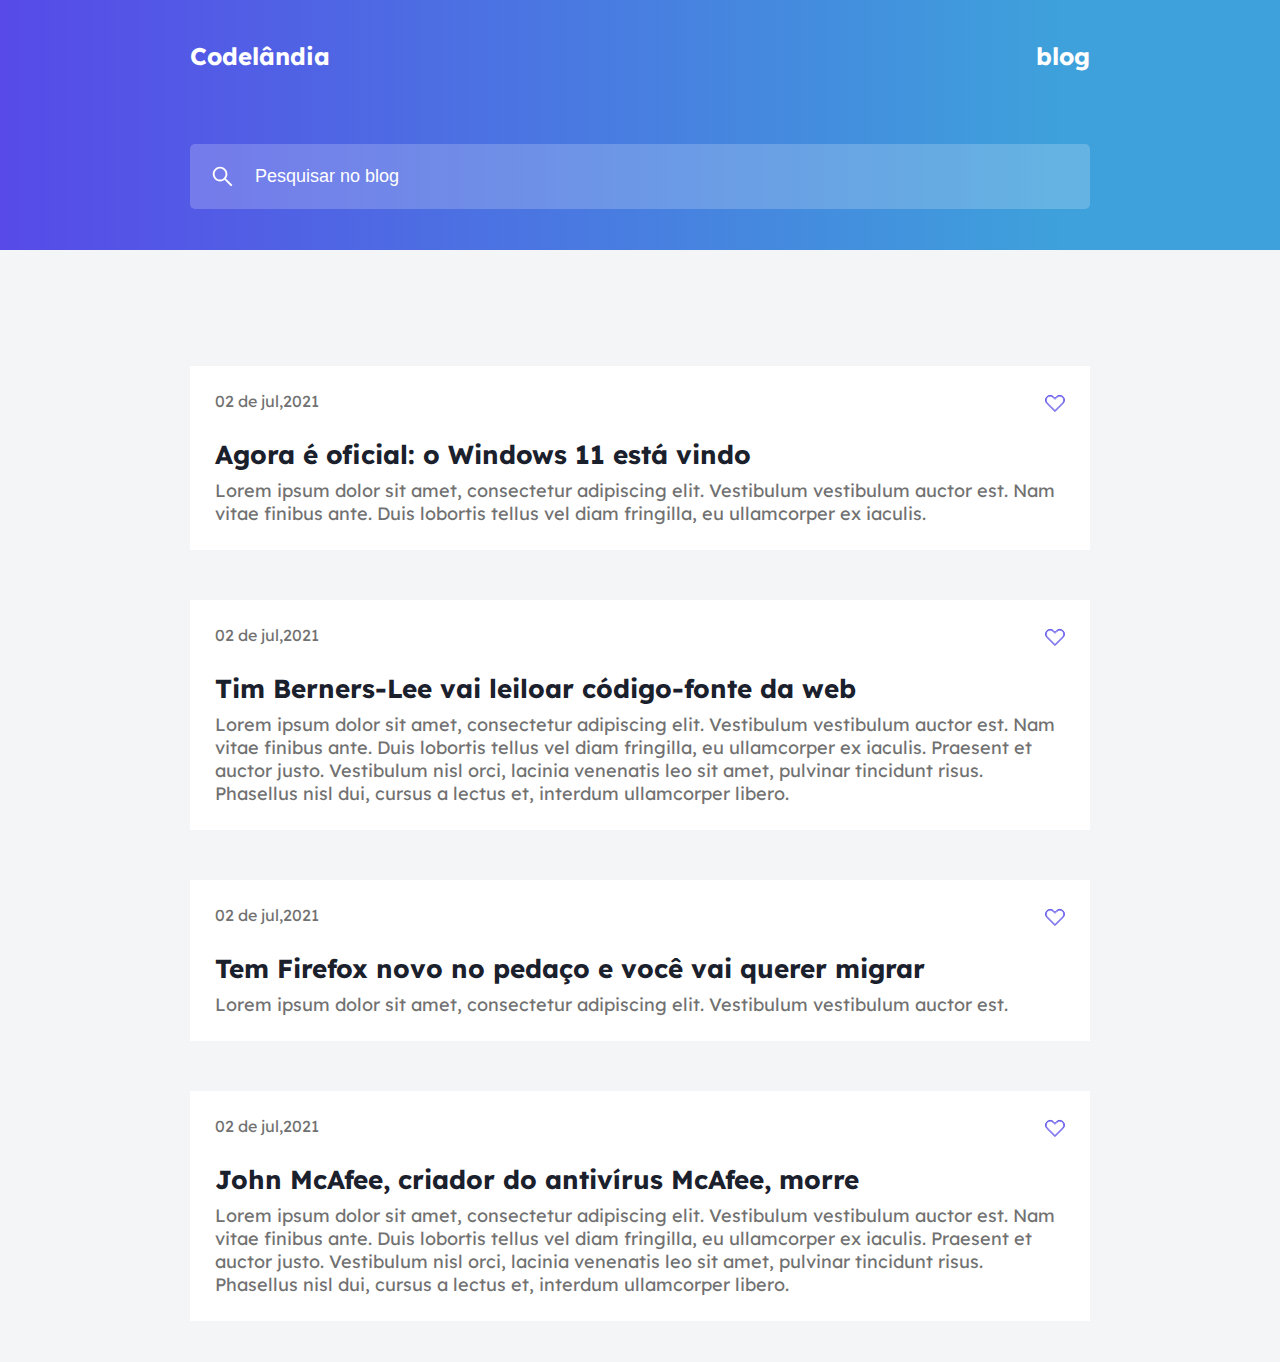
<file: desafio-001/index.html>
<!DOCTYPE html>
<html lang="pt-BR">
<head>
    <meta charset="UTF-8">
    <meta http-equiv="X-UA-Compatible" content="IE=edge">
    <meta name="viewport" content="width=device-width, initial-scale=1.0">
    <title>Desafio 01 - Codelândia</title>

    <link rel="stylesheet" href="./style.css">
</head>
<body>
    <header class="header">
        <div class="container">
            <div class="header-title">
                <h1>Codelândia</h1>
                <h2>blog</h2>
            </div>
    
            <div class="header-search">
                <svg width="25" height="25" viewBox="0 0 30 30" fill="none" xmlns="http://www.w3.org/2000/svg">
                    <path
                        d="M26.6484 25.0342L19.04 17.4258C20.2207 15.8994 20.8594 14.0332 20.8594 12.0703C20.8594 9.7207 19.9424 7.51758 18.2842 5.85645C16.626 4.19531 14.417 3.28125 12.0703 3.28125C9.72363 3.28125 7.51465 4.19824 5.85645 5.85645C4.19531 7.51465 3.28125 9.7207 3.28125 12.0703C3.28125 14.417 4.19824 16.626 5.85645 18.2842C7.51465 19.9453 9.7207 20.8594 12.0703 20.8594C14.0332 20.8594 15.8965 20.2207 17.4229 19.043L25.0313 26.6484C25.0536 26.6708 25.08 26.6885 25.1092 26.7006C25.1384 26.7126 25.1696 26.7189 25.2012 26.7189C25.2327 26.7189 25.264 26.7126 25.2931 26.7006C25.3223 26.6885 25.3488 26.6708 25.3711 26.6484L26.6484 25.374C26.6708 25.3517 26.6885 25.3252 26.7006 25.2961C26.7126 25.2669 26.7189 25.2357 26.7189 25.2041C26.7189 25.1725 26.7126 25.1413 26.7006 25.1121C26.6885 25.083 26.6708 25.0565 26.6484 25.0342ZM16.7109 16.7109C15.4688 17.9502 13.8223 18.6328 12.0703 18.6328C10.3184 18.6328 8.67188 17.9502 7.42969 16.7109C6.19043 15.4688 5.50781 13.8223 5.50781 12.0703C5.50781 10.3184 6.19043 8.66895 7.42969 7.42969C8.67188 6.19043 10.3184 5.50781 12.0703 5.50781C13.8223 5.50781 15.4717 6.1875 16.7109 7.42969C17.9502 8.67188 18.6328 10.3184 18.6328 12.0703C18.6328 13.8223 17.9502 15.4717 16.7109 16.7109Z"
                        fill="white" />
                </svg>
                
                <input type="text" name="search" id="search" placeholder="Pesquisar no blog">
            </div>
        </div>
    </header>
    <main class="main">
        <div class="container">
            <article>
                    <div class="date">
                        <span>02 de jul,2021</span>
                            <svg id="icon" width="20" height="25" viewBox="0 0 200 200" fill="none"
                            xmlns="http://www.w3.org/2000/svg"> <path
                            d="M19.6656 98.2928L19.666 98.2931L97.3142 175.941L99.7891 178.416L102.264 175.941L179.912 98.2931C188.54 89.6655 193.297 78.1784 193.297 65.9795C193.297 53.7806 188.54 42.2936 179.912 33.666L179.912 33.6656C171.285 25.0409 159.8 20.2813 147.599 20.2813C135.399 20.2813 123.913 25.0408 115.285 33.6656L115.285 33.6661L99.7889 49.164L84.2909 33.666C75.6657 25.0408 64.1788 20.2813 51.9795 20.2813C39.7802 20.2813 28.2935 25.0408 19.6663 33.6656C11.0382 42.2914 6.28125 53.7809 6.28125 65.9795C6.28125 78.1789 11.0408 89.6656 19.6656 98.2928ZM97.3142 56.5888L99.7892 59.0638L102.264 56.5886L120.234 38.6161C127.55 31.3029 137.256 27.2813 147.599 27.2813C157.943 27.2813 167.647 31.3028 174.963 38.6161C182.277 45.9308 186.297 55.6371 186.297 65.9795C186.297 76.3221 182.277 86.0286 174.962 93.3434L99.7891 168.517L24.6161 93.3437C24.616 93.3436 24.6158 93.3435 24.6157 93.3434C17.3028 86.0282 13.2812 76.3215 13.2812 65.9795C13.2812 55.6367 17.3012 45.9283 24.6154 38.6161C31.9306 31.3029 41.6374 27.2813 51.9795 27.2813C62.3218 27.2813 72.0284 31.303 79.3412 38.6157L97.3142 56.5888ZM181.171 99.5517L99.7891 180.933L18.4074 99.5517C9.435 90.5793 4.5 78.6664 4.5 65.9795C4.5 53.2905 9.43494 41.3798 18.4074 32.4074C27.3798 23.4349 39.2905 18.5 51.9795 18.5C64.6686 18.5 76.5793 23.4349 85.5517 32.4074L97.3142 44.1699L99.7891 46.6447L102.264 44.1699L114.026 32.4074C122.999 23.435 134.912 18.5 147.599 18.5C160.288 18.5 172.198 23.4349 181.171 32.4074L181.171 32.4077C190.145 41.3798 195.078 53.2902 195.078 65.9795C195.078 78.6689 190.145 90.5793 181.171 99.5514L181.171 99.5517Z" />
                            </svg>
                    </div>
                    <div class="content">
                        <h1>Agora é oficial: o Windows 11 está vindo</h1>
                        <p>Lorem ipsum dolor sit amet, consectetur adipiscing elit. Vestibulum vestibulum auctor est. Nam vitae finibus ante. Duis lobortis tellus vel diam fringilla, eu ullamcorper ex iaculis.</p>
                    </div>
            </article>

            <article>
                <div class="date">
                    <span>02 de jul,2021</span>
                        <svg id="icon" width="20" height="25" viewBox="0 0 200 200" fill="none"
                             xmlns="http://www.w3.org/2000/svg"> <path
                             d="M19.6656 98.2928L19.666 98.2931L97.3142 175.941L99.7891 178.416L102.264 175.941L179.912 98.2931C188.54 89.6655 193.297 78.1784 193.297 65.9795C193.297 53.7806 188.54 42.2936 179.912 33.666L179.912 33.6656C171.285 25.0409 159.8 20.2813 147.599 20.2813C135.399 20.2813 123.913 25.0408 115.285 33.6656L115.285 33.6661L99.7889 49.164L84.2909 33.666C75.6657 25.0408 64.1788 20.2813 51.9795 20.2813C39.7802 20.2813 28.2935 25.0408 19.6663 33.6656C11.0382 42.2914 6.28125 53.7809 6.28125 65.9795C6.28125 78.1789 11.0408 89.6656 19.6656 98.2928ZM97.3142 56.5888L99.7892 59.0638L102.264 56.5886L120.234 38.6161C127.55 31.3029 137.256 27.2813 147.599 27.2813C157.943 27.2813 167.647 31.3028 174.963 38.6161C182.277 45.9308 186.297 55.6371 186.297 65.9795C186.297 76.3221 182.277 86.0286 174.962 93.3434L99.7891 168.517L24.6161 93.3437C24.616 93.3436 24.6158 93.3435 24.6157 93.3434C17.3028 86.0282 13.2812 76.3215 13.2812 65.9795C13.2812 55.6367 17.3012 45.9283 24.6154 38.6161C31.9306 31.3029 41.6374 27.2813 51.9795 27.2813C62.3218 27.2813 72.0284 31.303 79.3412 38.6157L97.3142 56.5888ZM181.171 99.5517L99.7891 180.933L18.4074 99.5517C9.435 90.5793 4.5 78.6664 4.5 65.9795C4.5 53.2905 9.43494 41.3798 18.4074 32.4074C27.3798 23.4349 39.2905 18.5 51.9795 18.5C64.6686 18.5 76.5793 23.4349 85.5517 32.4074L97.3142 44.1699L99.7891 46.6447L102.264 44.1699L114.026 32.4074C122.999 23.435 134.912 18.5 147.599 18.5C160.288 18.5 172.198 23.4349 181.171 32.4074L181.171 32.4077C190.145 41.3798 195.078 53.2902 195.078 65.9795C195.078 78.6689 190.145 90.5793 181.171 99.5514L181.171 99.5517Z" />
                        </svg>
                            </div>
                    <div class="content">
                        <h1>Tim Berners-Lee vai leiloar código-fonte da web</h1>
                        <p>Lorem ipsum dolor sit amet, consectetur adipiscing elit. Vestibulum vestibulum auctor est. Nam vitae finibus ante. Duis lobortis tellus vel diam fringilla, eu ullamcorper ex iaculis. Praesent et auctor justo. Vestibulum nisl orci, lacinia venenatis leo sit amet, pulvinar tincidunt risus. Phasellus nisl dui, cursus a lectus et, interdum ullamcorper libero.</p>
                    </div>
            </article>

            <article>
                <div class="date">
                    <span>02 de jul,2021</span>
                        <svg id="icon" width="20" height="25" viewBox="0 0 200 200" fill="none"
                             xmlns="http://www.w3.org/2000/svg"> <path
                             d="M19.6656 98.2928L19.666 98.2931L97.3142 175.941L99.7891 178.416L102.264 175.941L179.912 98.2931C188.54 89.6655 193.297 78.1784 193.297 65.9795C193.297 53.7806 188.54 42.2936 179.912 33.666L179.912 33.6656C171.285 25.0409 159.8 20.2813 147.599 20.2813C135.399 20.2813 123.913 25.0408 115.285 33.6656L115.285 33.6661L99.7889 49.164L84.2909 33.666C75.6657 25.0408 64.1788 20.2813 51.9795 20.2813C39.7802 20.2813 28.2935 25.0408 19.6663 33.6656C11.0382 42.2914 6.28125 53.7809 6.28125 65.9795C6.28125 78.1789 11.0408 89.6656 19.6656 98.2928ZM97.3142 56.5888L99.7892 59.0638L102.264 56.5886L120.234 38.6161C127.55 31.3029 137.256 27.2813 147.599 27.2813C157.943 27.2813 167.647 31.3028 174.963 38.6161C182.277 45.9308 186.297 55.6371 186.297 65.9795C186.297 76.3221 182.277 86.0286 174.962 93.3434L99.7891 168.517L24.6161 93.3437C24.616 93.3436 24.6158 93.3435 24.6157 93.3434C17.3028 86.0282 13.2812 76.3215 13.2812 65.9795C13.2812 55.6367 17.3012 45.9283 24.6154 38.6161C31.9306 31.3029 41.6374 27.2813 51.9795 27.2813C62.3218 27.2813 72.0284 31.303 79.3412 38.6157L97.3142 56.5888ZM181.171 99.5517L99.7891 180.933L18.4074 99.5517C9.435 90.5793 4.5 78.6664 4.5 65.9795C4.5 53.2905 9.43494 41.3798 18.4074 32.4074C27.3798 23.4349 39.2905 18.5 51.9795 18.5C64.6686 18.5 76.5793 23.4349 85.5517 32.4074L97.3142 44.1699L99.7891 46.6447L102.264 44.1699L114.026 32.4074C122.999 23.435 134.912 18.5 147.599 18.5C160.288 18.5 172.198 23.4349 181.171 32.4074L181.171 32.4077C190.145 41.3798 195.078 53.2902 195.078 65.9795C195.078 78.6689 190.145 90.5793 181.171 99.5514L181.171 99.5517Z" />
                        </svg>
                            </div>
                    <div class="content">
                        <h1>Tem Firefox novo no pedaço e você vai querer migrar</h1>
                        <p>Lorem ipsum dolor sit amet, consectetur adipiscing elit. Vestibulum vestibulum auctor est.</p>
                    </div>
            </article>

            <article>
                <div class="date">
                    <span>02 de jul,2021</span>
                        <svg id="icon" width="20" height="25" viewBox="0 0 200 200" fill="none"
                             xmlns="http://www.w3.org/2000/svg"> <path
                             d="M19.6656 98.2928L19.666 98.2931L97.3142 175.941L99.7891 178.416L102.264 175.941L179.912 98.2931C188.54 89.6655 193.297 78.1784 193.297 65.9795C193.297 53.7806 188.54 42.2936 179.912 33.666L179.912 33.6656C171.285 25.0409 159.8 20.2813 147.599 20.2813C135.399 20.2813 123.913 25.0408 115.285 33.6656L115.285 33.6661L99.7889 49.164L84.2909 33.666C75.6657 25.0408 64.1788 20.2813 51.9795 20.2813C39.7802 20.2813 28.2935 25.0408 19.6663 33.6656C11.0382 42.2914 6.28125 53.7809 6.28125 65.9795C6.28125 78.1789 11.0408 89.6656 19.6656 98.2928ZM97.3142 56.5888L99.7892 59.0638L102.264 56.5886L120.234 38.6161C127.55 31.3029 137.256 27.2813 147.599 27.2813C157.943 27.2813 167.647 31.3028 174.963 38.6161C182.277 45.9308 186.297 55.6371 186.297 65.9795C186.297 76.3221 182.277 86.0286 174.962 93.3434L99.7891 168.517L24.6161 93.3437C24.616 93.3436 24.6158 93.3435 24.6157 93.3434C17.3028 86.0282 13.2812 76.3215 13.2812 65.9795C13.2812 55.6367 17.3012 45.9283 24.6154 38.6161C31.9306 31.3029 41.6374 27.2813 51.9795 27.2813C62.3218 27.2813 72.0284 31.303 79.3412 38.6157L97.3142 56.5888ZM181.171 99.5517L99.7891 180.933L18.4074 99.5517C9.435 90.5793 4.5 78.6664 4.5 65.9795C4.5 53.2905 9.43494 41.3798 18.4074 32.4074C27.3798 23.4349 39.2905 18.5 51.9795 18.5C64.6686 18.5 76.5793 23.4349 85.5517 32.4074L97.3142 44.1699L99.7891 46.6447L102.264 44.1699L114.026 32.4074C122.999 23.435 134.912 18.5 147.599 18.5C160.288 18.5 172.198 23.4349 181.171 32.4074L181.171 32.4077C190.145 41.3798 195.078 53.2902 195.078 65.9795C195.078 78.6689 190.145 90.5793 181.171 99.5514L181.171 99.5517Z" />
                        </svg>
                            </div>
                    <div class="content">
                        <h1>John McAfee, criador do antivírus McAfee, morre</h1>
                        <p>Lorem ipsum dolor sit amet, consectetur adipiscing elit. Vestibulum vestibulum auctor est. Nam vitae finibus ante. Duis lobortis tellus vel diam fringilla, eu ullamcorper ex iaculis. Praesent et auctor justo. Vestibulum nisl orci, lacinia venenatis leo sit amet, pulvinar tincidunt risus. Phasellus nisl dui, cursus a lectus et, interdum ullamcorper libero.</p>
                    </div>
            </article>
        </div>
    </main>
</body>
</html>
</file>
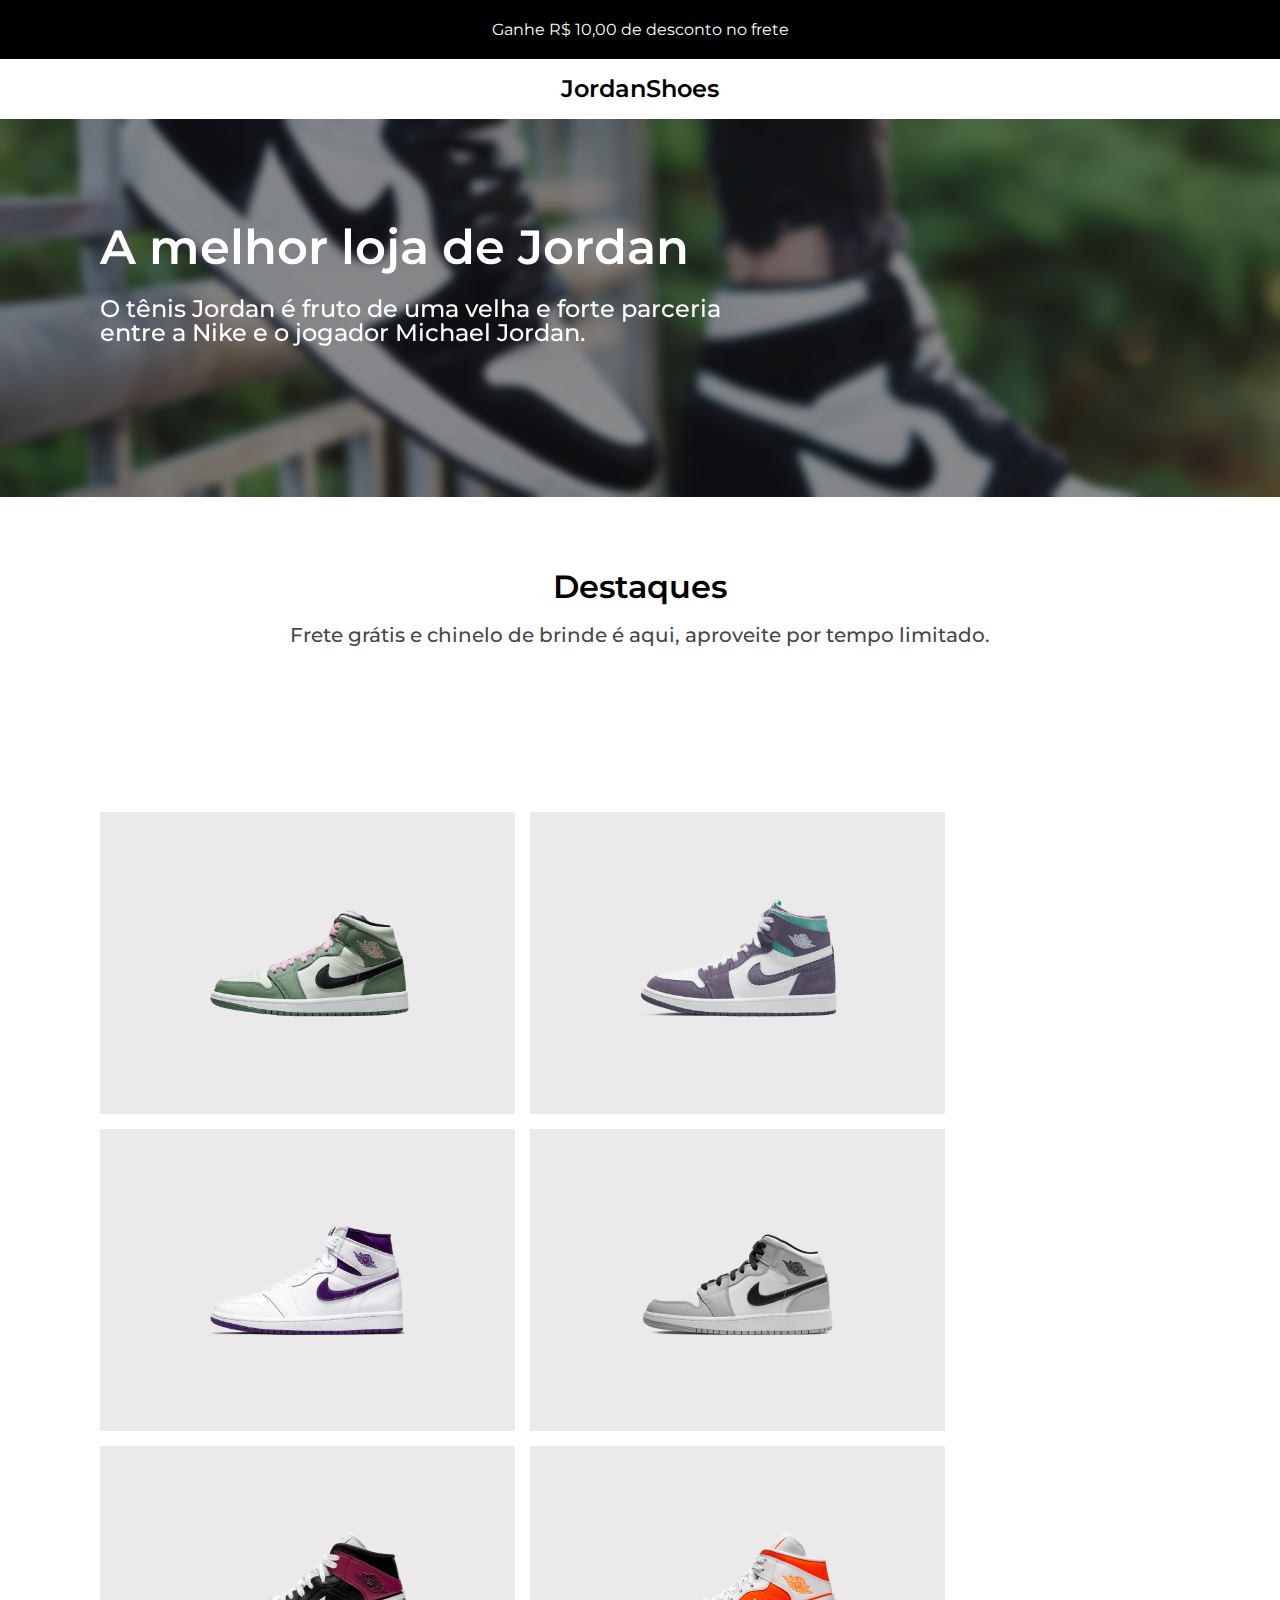
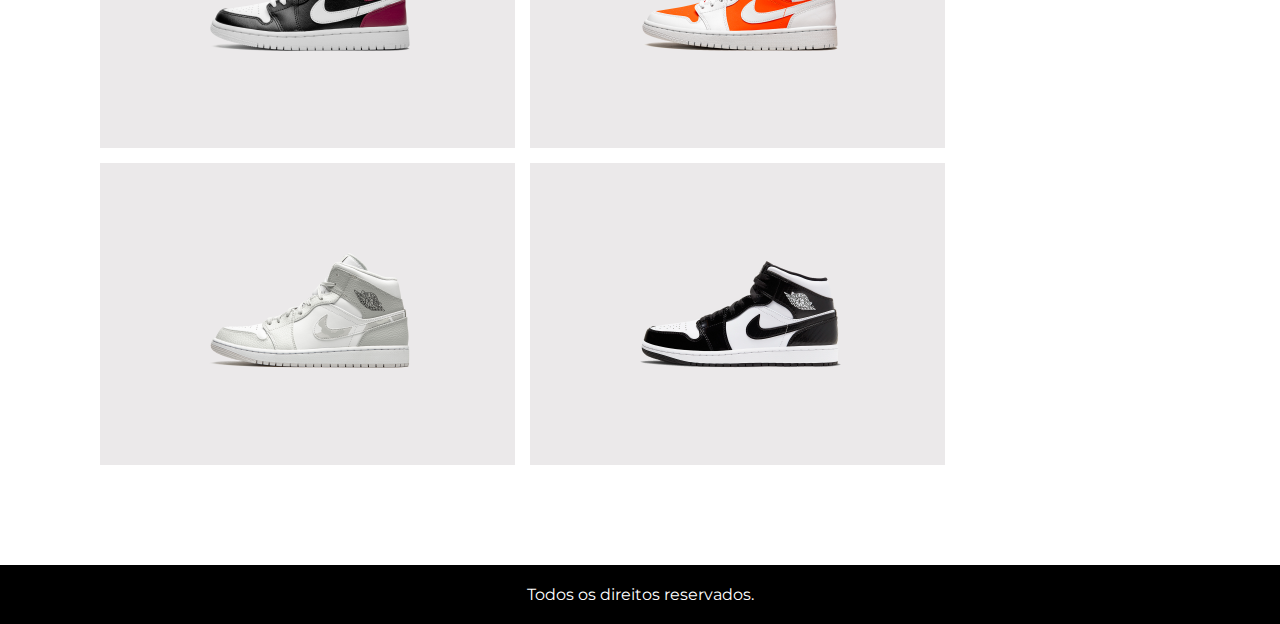
<file: desafio-002/index.html>
<!DOCTYPE html>
<html lang="pt-br">
<head>
    <meta charset="UTF-8">
    <meta http-equiv="X-UA-Compatible" content="IE=edge">
    <meta name="viewport" content="width=device-width, initial-scale=1.0">
    <title>Document</title>
    <link rel="stylesheet" href="style.css">
</head>
<body>
    <div class="header">
        <div class="desconto">
            <p>Ganhe R$ 10,00 de desconto no frete</p>
        </div>
            <div class="nome">JordanShoes
            </div>
        <div class="fundo">
            <div class="wallpaper">
                    <span>A melhor loja de Jordan</span>
                    <p>O tênis Jordan é fruto de uma velha e forte parceria<br /> entre a Nike e o jogador Michael Jordan. </p>
            </div>
        </div>    
    </div>

    <div class="conteudo-principal">
        <div class="destaque">
            <span>Destaques </span>
            <p> Frete grátis e chinelo de brinde é aqui, aproveite por tempo limitado.  </p>
        </div>
        
        <div class="tenis">  
            <ul>
                <li><img src="./assets/1.png" width="250" height="150" alt=""></li>
                <li><img src="./assets/2.png" width="250" height="150" alt=""></li>
                <li><img src="./assets/3.png" width="250" height="150" alt=""></li>
                <li><img src="./assets/4.png" width="250" height="150" alt=""></li>
                <li><img src="./assets/5.png" width="250" height="150" alt=""></li>
                <li><img src="./assets/6.png" width="250" height="150" alt=""></li>
                <li><img src="./assets/7.png" width="250" height="150" alt=""></li>
                <li><img src="./assets/8.png" width="250" height="150" alt=""></li>
            </ul>
        </div>
    </div>

    <div class="rodape">
        <p>Todos os direitos reservados.</p>
    </div>
</body>
</html>
</file>
<file: desafio-001/style.css>
@import url('https://fonts.googleapis.com/css2?family=Lexend+Deca:wght@300;400&display=swap');

*,
*::after,
*::before {
    box-sizing: border-box;
    margin: 0;
    padding: 0;
}

body {
    font-family: 'Lexend Deca', sans-serif;
}

.header {
    background: linear-gradient(90deg, rgba(87,74,232,1) 0%, rgba(62,161,219,1) 83%);

    width: 100%;
    height: auto;
}

.container {
    /* border: 2px solid red; */
    width: 900px;
    margin-inline: auto;
    padding: 41px 0;
}

.header-title {
    display: flex;
    justify-content: space-between;
    color: white

}

.header-title > h1,
.header-title > h2 {
    font-size: 24px;   
}

.header-search {
    display: flex;
    align-items: center;
    gap: 20px;
    padding: 0 20px;
    margin-top: 73px;
    width: 900px;
    height: 65px;
    background: rgba(255, 255, 255, 0.2);
    border-radius: 5px;
}

.main {
    width: 100%;
    min-height: 100%;
    background-color: #F3F5F7;
}

.main > .container {
    display: flex;
    flex-direction: column;
    gap: 50px;

}

.date {
    display: flex;
    justify-content: space-between;
    color: #717171;
    font-size: 16px;
}
article {
    display: flex;
    flex-direction: column;
    background-color: #FFF;
    padding: 25px;
    gap: 22px;
}

article:first-child {
    margin-top: 75px;
}

.content {
    display: flex;
    flex-direction: column;
    gap: 8px;
}

.content > h1 {
    font-size: 26px;
    color: #1A202C;
}

.content > p {
    font-size: 18px;
    color: #717171;
}



#icon {
    fill: #574ae801;
    stroke: #574ae8;
    stroke-width: 7;
    transition: fill 0.3s;
    cursor: pointer;
  }
  
  #icon.filled,
  #icon:hover {
    fill: #574ae8;
  }

  input[type="text"] {
    width: 70%;
    background-color: transparent;
    border: none;
    color: #FFF;
    font-size: 18px;
}

input::placeholder {
    color: #FFF;
    font-size: 18px;
}

input:active {
    border: none;
}
</file>
<file: desafio-002/style.css>
@import url('https://fonts.googleapis.com/css2?family=Lexend+Deca:wght@300;400&family=Montserrat:wght@500;600&display=swap');

*,
*::after,
*::before {
    box-sizing: border-box;
    margin: 0;
    padding: 0;
}
body{
    font-family: 'Montserrat', sans-serif;
    min-width: 100vw;
}

.header {
    display: flex;
    flex-direction: column;
    width: 100%;
}

.desconto{
    background-color: black;
    color: white;
    font-size: 16px;
    text-align: center;
    padding: 20px 0;
    width: 100%;
}

.nome {
    font-size: 24px;
    text-align: center;
    font-weight: 600;
    padding: 15px 0 16px;
}
.fundo{
    background-color: #181818;
    background-image: url(./assets/wallpaper.jpeg);
    background-repeat: no-repeat;
    background-size: cover;
    width: 100%;
    height: 378px;
    background-position: center;
}

.wallpaper {
    width: 100%;
    height: 378px;
    background: rgba(24, 24, 24, 0.5);
    backdrop-filter: blur(4px);
    padding: 104px 100px;
    line-height: 1;
    display: flex;
    gap: 26px;
    flex-direction: column;
}

.wallpaper > span {
    font-size: 48px;
    font-weight: 600;
    color: white; 
}

.wallpaper > p {
    font-size: 24px;
    font-weight: 500;
    color: white;
}

@media screen and (max-width: 768px) {
    .wallpaper > span {
        font-size: 36px;
    }
    
    .wallpaper > p {
        font-size: 16px;
    }
}

.conteudo-principal {
    width: 100%;
    display: flex;
    flex-direction: column;
    justify-content: center;
    align-items: center;
}

.destaque {
    display: flex;
    flex-direction: column;
    min-width: 100%;
    align-items: center;
    margin-top: 70px;
    gap: 17px;
    margin-bottom: 65px;
}

.destaque > span {
    font-size: 32px;
    font-weight: 600;
}

.destaque > p {
    font-size: 20px;
    font-weight: 500;
    color: #474747;
}

.tenis {
    display: flex;
    align-items: center;
    justify-content: center;
    max-width: 120em;
}

.tenis > ul {
    display: flex;
    flex-flow: row wrap;
    gap: 15px;
    padding: 100px;
    width: 100%;
    
}

.tenis > ul > li {
    width: 415px;
    height: 302px;
    background: #EBE9EA;
    display: flex;
    align-items: center;
    justify-content: center;
}

.rodape {
    background-color: black;
    color: white;
    font-size: 16px;
    text-align: center;
    padding: 20px 0;
    width: 100%;
}
</file>
